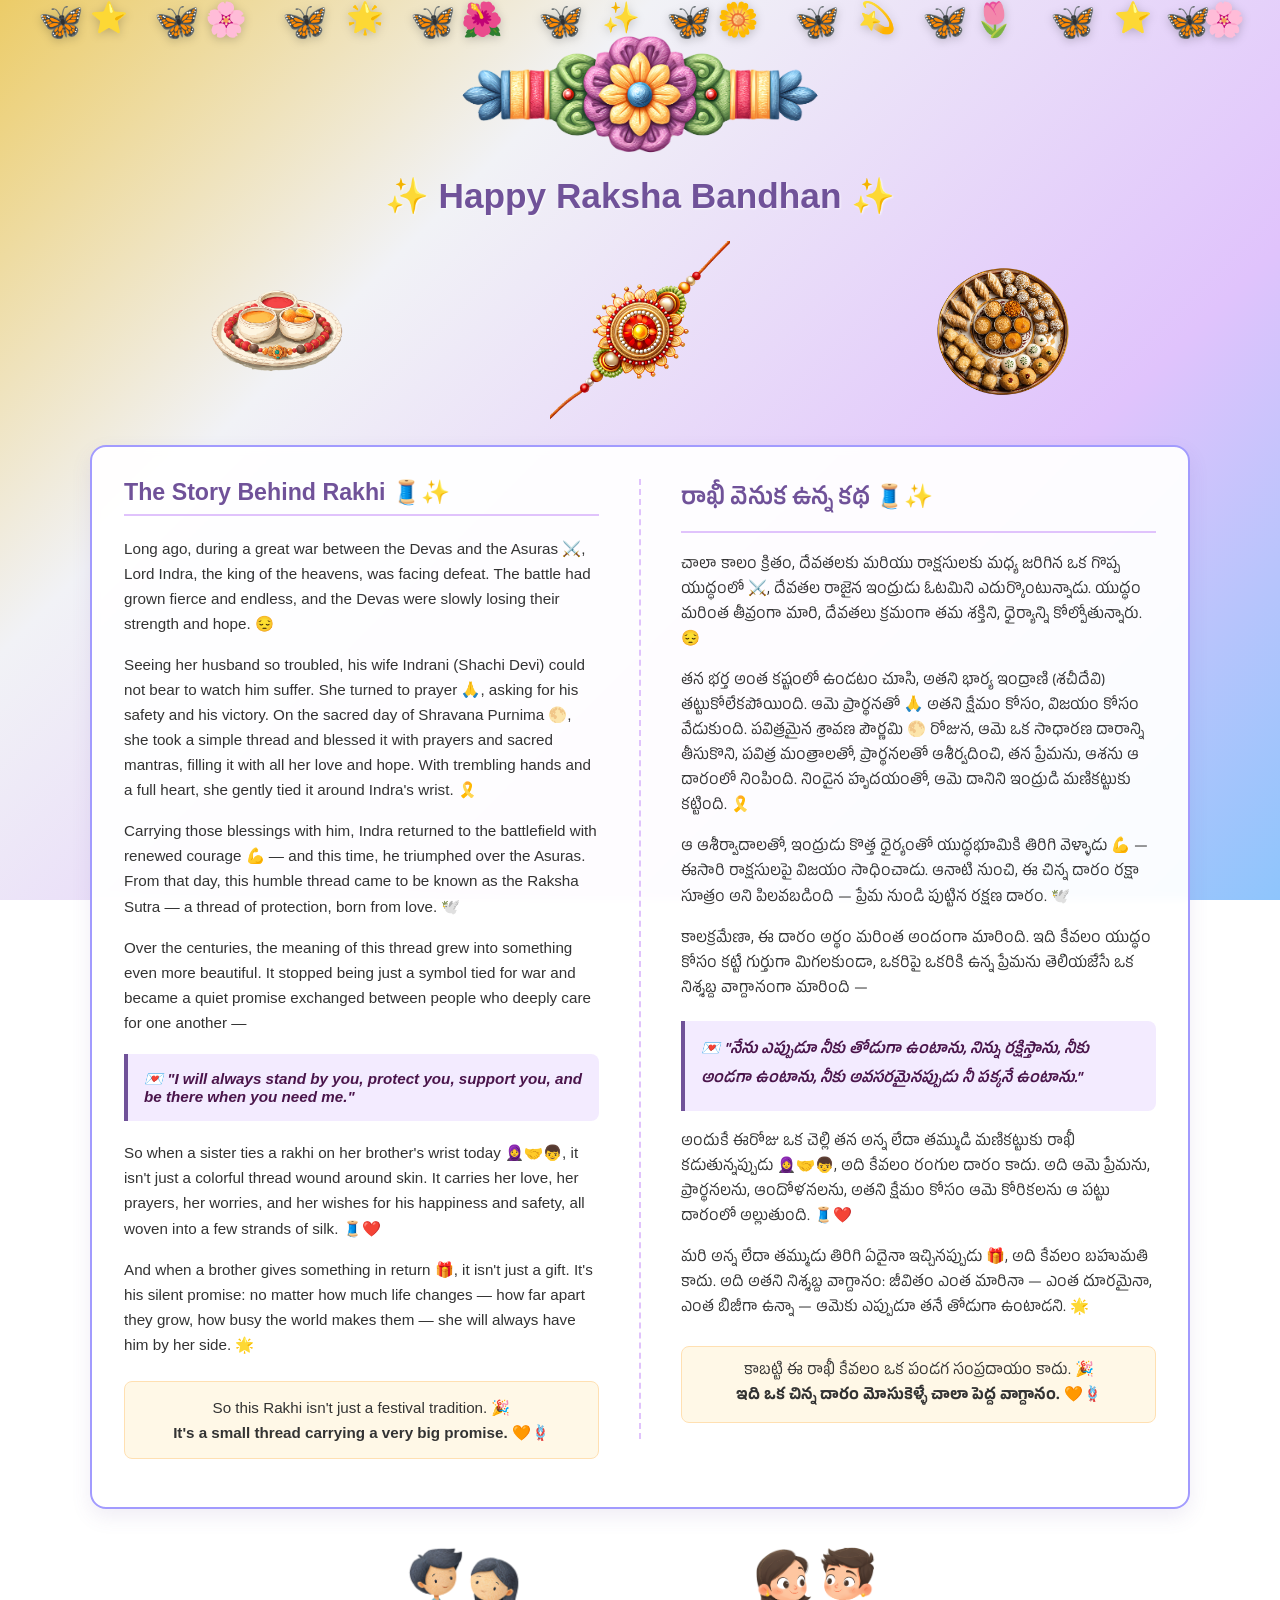
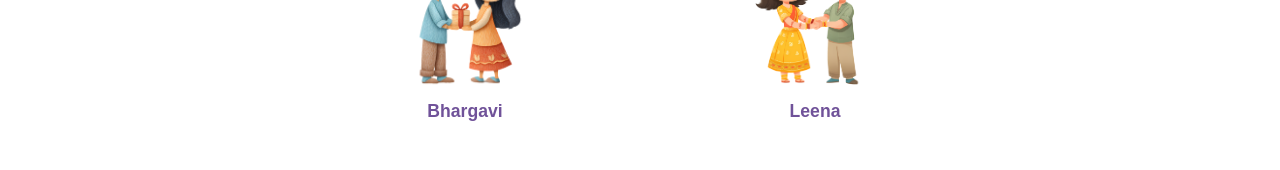
<file: index.html>
<!DOCTYPE html>
<html lang="en">
<head>
    <meta charset="UTF-8">
    <meta name="viewport" content="width=device-width, initial-scale=1.0">
    <title>Happy Raksha Bandhan</title>
    <link rel="stylesheet" href="style.css">
    
    <!-- Google Fonts -->
    <link rel="preconnect" href="https://fonts.googleapis.com">
    <link rel="preconnect" href="https://fonts.gstatic.com" crossorigin>
    <link href="https://fonts.googleapis.com/css2?family=Anek+Telugu:wght@300;400;600&family=Merriweather:ital,wght@0,300;0,400;0,700;1,400&display=swap" rel="stylesheet">

    <style>
        /* Telugu Font Style */
        .telugu-column {
            font-family: 'Anek Telugu', sans-serif;
            font-weight: 400;
            line-height: 1.9;
            font-size: 1.1rem;
            color: #2d3748;
        }

        .telugu-column h2 {
            font-family: 'Anek Telugu', sans-serif;
            font-weight: 600;
        }
    </style>
</head>
<body>

    <!-- Floating Butterflies Animation -->
    <div class="butterfly-container">
        <span class="butterfly">🦋</span>
        <span class="butterfly">🦋</span>
        <span class="butterfly">🦋</span>
        <span class="butterfly">🦋</span>
        <span class="butterfly">🦋</span>
        <span class="butterfly">🦋</span>
        <span class="butterfly">🦋</span>
        <span class="butterfly">🦋</span>
        <span class="butterfly">🦋</span>
        <span class="butterfly">🦋</span>
        <span class="star">⭐</span>
        <span class="star">🌟</span>
        <span class="star">✨</span>
        <span class="star">💫</span>
        <span class="star">⭐</span>
        <span class="flower">🌸</span>
        <span class="flower">🌺</span>
        <span class="flower">🌼</span>
        <span class="flower">🌷</span>
        <span class="flower">🌸</span>
    </div>

    <div class="main-content">
        
        <!-- Top Header Banner -->
        <div class="top-banner-container">
            <img src="images/7.png" alt="Toranalu Banner" class="top-toran">
            <h1>✨ Happy Raksha Bandhan ✨</h1>
        </div>

        <!-- Horizontal Row of Decorative Images Outside Story Card -->
        <div class="images-row">
            <img src="images/3.png" alt="Puja Thali" class="row-img">
            <img src="images/4.png" alt="Rakhi" class="row-img center-rakhi-img">
            <img src="images/6.png" alt="Sweets Plate" class="row-img">
        </div>

        <!-- Side-by-Side Dual Language Story Card -->
        <div class="card">
            <div class="bilingual-grid">
                
                <!-- English Version (Left Column) -->
                <div class="story-column">
                    <h2>The Story Behind Rakhi 🧵✨</h2>
                    <p>Long ago, during a great war between the Devas and the Asuras ⚔️, Lord Indra, the king of the heavens, was facing defeat. The battle had grown fierce and endless, and the Devas were slowly losing their strength and hope. 😔</p>
                    <p>Seeing her husband so troubled, his wife Indrani (Shachi Devi) could not bear to watch him suffer. She turned to prayer 🙏, asking for his safety and his victory. On the sacred day of Shravana Purnima 🌕, she took a simple thread and blessed it with prayers and sacred mantras, filling it with all her love and hope. With trembling hands and a full heart, she gently tied it around Indra's wrist. 🎗️</p>
                    <p>Carrying those blessings with him, Indra returned to the battlefield with renewed courage 💪 — and this time, he triumphed over the Asuras. From that day, this humble thread came to be known as the Raksha Sutra — a thread of protection, born from love. 🕊️</p>
                    <p>Over the centuries, the meaning of this thread grew into something even more beautiful. It stopped being just a symbol tied for war and became a quiet promise exchanged between people who deeply care for one another —</p>
                    
                    <div class="promise-box">
                        💌 "I will always stand by you, protect you, support you, and be there when you need me."
                    </div>

                    <p>So when a sister ties a rakhi on her brother's wrist today 🧕🤝👦, it isn't just a colorful thread wound around skin. It carries her love, her prayers, her worries, and her wishes for his happiness and safety, all woven into a few strands of silk. 🧵❤️</p>
                    <p>And when a brother gives something in return 🎁, it isn't just a gift. It's his silent promise: no matter how much life changes — how far apart they grow, how busy the world makes them — she will always have him by her side. 🌟</p>
                    
                    <p class="story-highlight">So this Rakhi isn't just a festival tradition. 🎉<br><strong>It's a small thread carrying a very big promise. 🧡🪢</strong></p>
                </div>

                <!-- Telugu Version (Right Column with Anek Telugu Font) -->
                <div class="story-column telugu-column">
                    <h2>రాఖీ వెనుక ఉన్న కథ 🧵✨</h2>
                    <p>చాలా కాలం క్రితం, దేవతలకు మరియు రాక్షసులకు మధ్య జరిగిన ఒక గొప్ప యుద్ధంలో ⚔️, దేవతల రాజైన ఇంద్రుడు ఓటమిని ఎదుర్కొంటున్నాడు. యుద్ధం మరింత తీవ్రంగా మారి, దేవతలు క్రమంగా తమ శక్తిని, ధైర్యాన్ని కోల్పోతున్నారు. 😔</p>
                    <p>తన భర్త అంత కష్టంలో ఉండటం చూసి, అతని భార్య ఇంద్రాణి (శచీదేవి) తట్టుకోలేకపోయింది. ఆమె ప్రార్థనతో 🙏 అతని క్షేమం కోసం, విజయం కోసం వేడుకుంది. పవిత్రమైన శ్రావణ పౌర్ణమి 🌕 రోజున, ఆమె ఒక సాధారణ దారాన్ని తీసుకొని, పవిత్ర మంత్రాలతో, ప్రార్థనలతో ఆశీర్వదించి, తన ప్రేమను, ఆశను ఆ దారంలో నింపింది. నిండైన హృదయంతో, ఆమె దానిని ఇంద్రుడి మణికట్టుకు కట్టింది. 🎗️</p>
                    <p>ఆ ఆశీర్వాదాలతో, ఇంద్రుడు కొత్త ధైర్యంతో యుద్ధభూమికి తిరిగి వెళ్ళాడు 💪 — ఈసారి రాక్షసులపై విజయం సాధించాడు. ఆనాటి నుంచి, ఈ చిన్న దారం రక్షా సూత్రం అని పిలవబడింది — ప్రేమ నుండి పుట్టిన రక్షణ దారం. 🕊️</p>
                    <p>కాలక్రమేణా, ఈ దారం అర్థం మరింత అందంగా మారింది. ఇది కేవలం యుద్ధం కోసం కట్టే గుర్తుగా మిగలకుండా, ఒకరిపై ఒకరికి ఉన్న ప్రేమను తెలియజేసే ఒక నిశ్శబ్ద వాగ్దానంగా మారింది —</p>
                    
                    <div class="promise-box">
                        💌 "నేను ఎప్పుడూ నీకు తోడుగా ఉంటాను, నిన్ను రక్షిస్తాను, నీకు అండగా ఉంటాను, నీకు అవసరమైనప్పుడు నీ పక్కనే ఉంటాను."
                    </div>

                    <p>అందుకే ఈరోజు ఒక చెల్లి తన అన్న లేదా తమ్ముడి మణికట్టుకు రాఖీ కడుతున్నప్పుడు 🧕🤝👦, అది కేవలం రంగుల దారం కాదు. అది ఆమె ప్రేమను, ప్రార్థనలను, ఆందోళనలను, అతని క్షేమం కోసం ఆమె కోరికలను ఆ పట్టు దారంలో అల్లుతుంది. 🧵❤️</p>
                    <p>మరి అన్న లేదా తమ్ముడు తిరిగి ఏదైనా ఇచ్చినప్పుడు 🎁, అది కేవలం బహుమతి కాదు. అది అతని నిశ్శబ్ద వాగ్దానం: జీవితం ఎంత మారినా — ఎంత దూరమైనా, ఎంత బిజీగా ఉన్నా — ఆమెకు ఎప్పుడూ తనే తోడుగా ఉంటాడని. 🌟</p>
                    
                    <p class="story-highlight">కాబట్టి ఈ రాఖీ కేవలం ఒక పండగ సంప్రదాయం కాదు. 🎉<br><strong>ఇది ఒక చిన్న దారం మోసుకెళ్ళే చాలా పెద్ద వాగ్దానం. 🧡🪢</strong></p>
                </div>

            </div>
        </div>

        <!-- Sister Navigation Links -->
        <div class="sister-links-container">
            <div class="sister-links">
                <a href="Bhargavi.html" class="sister-item">
                    <img src="images/1.png" alt="Bhargavi">
                    <span>Bhargavi</span>
                </a>
                <a href="Leena.html" class="sister-item">
                    <img src="images/2.png" alt="Leena">
                    <span>Leena</span>
                </a>
            </div>
        </div>

    </div>

</body>
</html>
</file>
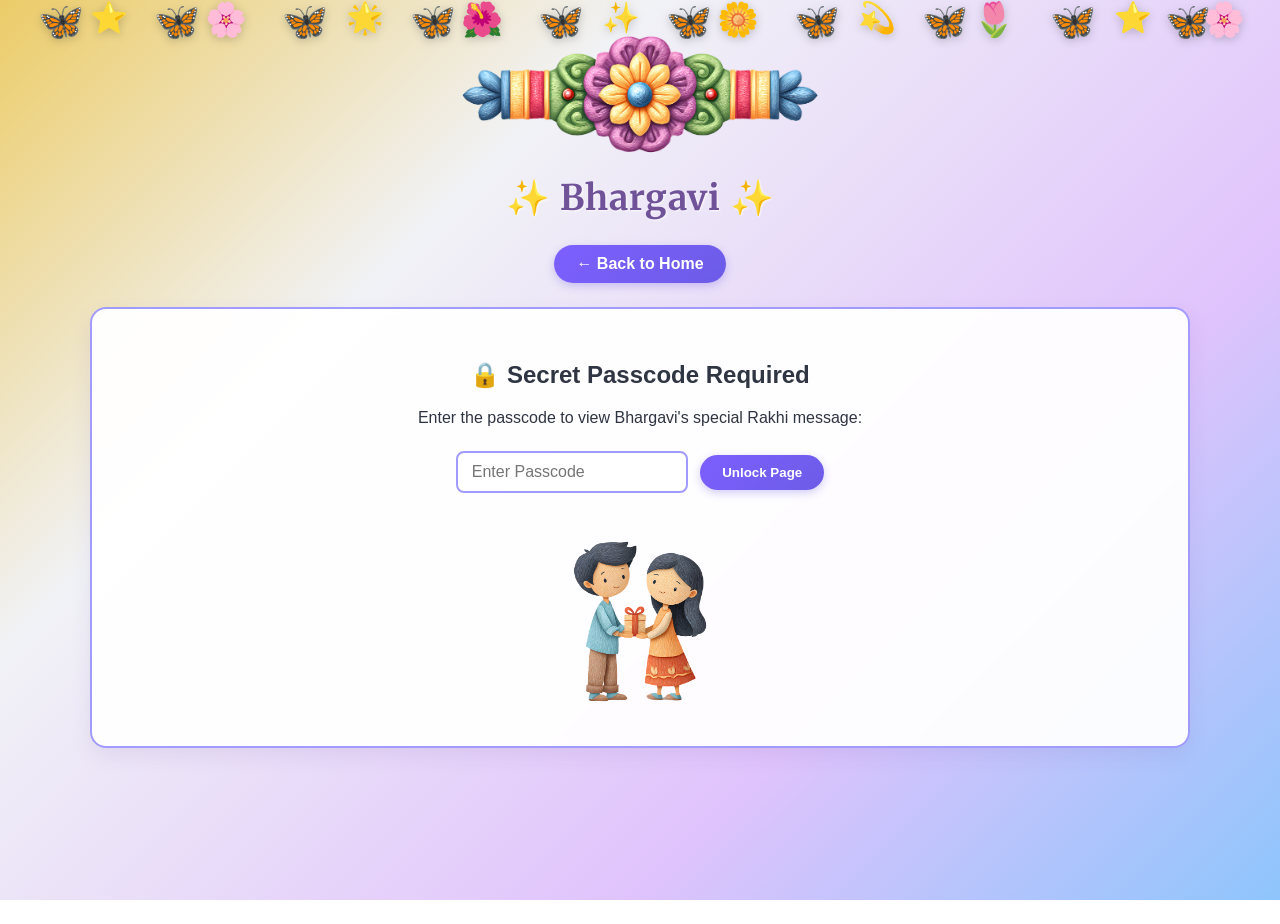
<file: Bhargavi.html>
<!DOCTYPE html>
<html lang="en">
<head>
    <meta charset="UTF-8">
    <meta name="viewport" content="width=device-width, initial-scale=1.0">
    <title>Bhargavi - Happy Raksha Bandhan</title>
    <link rel="stylesheet" href="style.css">
    
    <!-- Google Fonts -->
    <link rel="preconnect" href="https://fonts.googleapis.com">
    <link rel="preconnect" href="https://fonts.gstatic.com" crossorigin>
    <link href="https://fonts.googleapis.com/css2?family=Anek+Telugu:wght@300;400;600&family=Merriweather:ital,wght@0,300;0,400;0,700;1,400&display=swap" rel="stylesheet">

    <style>
        .lang-toggle-container {
            display: flex;
            justify-content: flex-end;
            margin-bottom: 20px;
        }
        
        .translate-btn {
            background: linear-gradient(135deg, #ff7e5f, #feb47b);
            color: white;
            border: none;
            padding: 10px 24px;
            border-radius: 25px;
            font-size: 1rem;
            font-weight: bold;
            cursor: pointer;
            box-shadow: 0 4px 10px rgba(255, 126, 95, 0.4);
            transition: all 0.3s ease;
            font-family: 'Segoe UI', sans-serif;
        }
        
        .translate-btn:hover {
            transform: translateY(-2px) scale(1.03);
            box-shadow: 0 6px 15px rgba(255, 126, 95, 0.6);
        }
        
        .hidden-content {
            display: none;
        }

        /* Message Box Formatting */
        .message-box {
            text-align: left;
            padding: 20px;
        }

        #englishMsg {
            font-family: 'Merriweather', serif;
            font-weight: 300;
            line-height: 1.85;
            font-size: 1.05rem;
            color: #2d3748;
        }

        #teluguMsg {
            font-family: 'Anek Telugu', sans-serif;
            font-weight: 400;
            line-height: 1.9;
            font-size: 1.1rem;
            color: #2d3748;
        }

        .message-box p {
            margin-bottom: 1.2rem;
        }

        /* Inline Floated Image Cards */
        .img-float-left {
            float: left;
            margin: 8px 20px 15px 0;
            max-width: 180px;
            padding: 6px;
            background: #ffffff;
            border: 3px solid #f472b6;
            border-radius: 12px;
            box-shadow: 0 6px 15px rgba(0, 0, 0, 0.1);
            transition: transform 0.3s ease;
        }

        .img-float-right {
            float: right;
            margin: 8px 0 15px 20px;
            max-width: 200px;
            padding: 6px;
            background: #ffffff;
            border: 3px solid #f472b6;
            border-radius: 12px;
            box-shadow: 0 6px 15px rgba(0, 0, 0, 0.1);
            transition: transform 0.3s ease;
        }

        .img-float-left:hover, .img-float-right:hover {
            transform: scale(1.04);
            border-color: #d946ef;
        }

        .inline-img {
            width: 100%;
            height: auto;
            display: block;
            border-radius: 8px;
        }

        /* Bottom Section Wish Area */
        .bottom-wish-section {
            display: flex;
            align-items: center;
            justify-content: space-between;
            gap: 20px;
            margin-top: 25px;
            clear: both;
        }

        .bottom-wish-img {
            flex: 0 0 190px;
            padding: 6px;
            background: #ffffff;
            border: 3px solid #f472b6;
            border-radius: 12px;
            box-shadow: 0 6px 15px rgba(0, 0, 0, 0.1);
            transition: transform 0.3s ease;
        }

        .bottom-wish-img:hover {
            transform: scale(1.04);
            border-color: #d946ef;
        }

        .bottom-wish-text {
            flex: 1;
            text-align: center;
            font-weight: bold;
            color: #e67e22;
            font-size: 1.15rem;
            line-height: 1.6;
            padding: 0 10px;
        }

        .clearfix::after {
            content: "";
            clear: both;
            display: table;
        }

        /* Quote Blocks */
        .quote-block {
            clear: both;
            background: linear-gradient(135deg, #fff0f5 0%, #fae8ff 100%);
            border-left: 5px solid #d946ef;
            padding: 14px 18px;
            margin: 18px 0;
            font-style: italic;
            border-radius: 0 12px 12px 0;
            color: #5a189a;
            font-weight: 500;
            box-shadow: 0 4px 10px rgba(217, 70, 239, 0.1);
        }

        .title-bhargavi {
            color: #d946ef;
            font-size: 2.5rem;
            font-weight: 800;
            text-shadow: 2px 2px 4px rgba(0, 0, 0, 0.1);
            font-family: 'Merriweather', serif;
            letter-spacing: 1px;
            animation: pulseGlow 3s infinite alternate;
        }

        @keyframes pulseGlow {
            0% { text-shadow: 0 0 5px rgba(217, 70, 239, 0.2); }
            100% { text-shadow: 0 0 15px rgba(217, 70, 239, 0.6); }
        }

        /* Lock Screen Animation */
        .fade-out {
            opacity: 0;
            transform: scale(0.95);
            transition: opacity 0.5s ease, transform 0.5s ease;
        }

        .fade-in-content {
            animation: slideUpFadeIn 0.8s ease forwards;
        }

        @keyframes slideUpFadeIn {
            0% {
                opacity: 0;
                transform: translateY(40px) scale(0.97);
            }
            100% {
                opacity: 1;
                transform: translateY(0) scale(1);
            }
        }
    </style>
</head>
<body>

    <!-- Floating Butterflies Animation -->
    <div class="butterfly-container">
        <span class="butterfly">🦋</span>
        <span class="butterfly">🦋</span>
        <span class="butterfly">🦋</span>
        <span class="butterfly">🦋</span>
        <span class="butterfly">🦋</span>
        <span class="butterfly">🦋</span>
        <span class="butterfly">🦋</span>
        <span class="butterfly">🦋</span>
        <span class="butterfly">🦋</span>
        <span class="butterfly">🦋</span>
        <span class="star">⭐</span>
        <span class="star">🌟</span>
        <span class="star">✨</span>
        <span class="star">💫</span>
        <span class="star">⭐</span>
        <span class="flower">🌸</span>
        <span class="flower">🌺</span>
        <span class="flower">🌼</span>
        <span class="flower">🌷</span>
        <span class="flower">🌸</span>
    </div>

    <div class="main-content">
        
        <!-- Top Header Banner -->
        <div class="top-banner-container">
            <img src="images/7.png" alt="Toranalu Banner" class="top-toran">
            <h1 class="title-bhargavi">✨ Bhargavi ✨</h1>
            <nav style="margin-top: 15px;">
                <a href="index.html" class="btn">← Back to Home</a>
            </nav>
        </div>

        <!-- Passcode Protection Screen -->
        <div id="lockScreen" class="card passcode-box">
            <h2>🔒 Secret Passcode Required</h2>
            <p>Enter the passcode to view Bhargavi's special Rakhi message:</p>
            <div style="margin: 1.5rem 0;">
                <input type="password" id="passInput" placeholder="Enter Passcode">
                <button class="btn" onclick="checkPasscode()">Unlock Page</button>
            </div>
            <p id="errorMsg" style="color: #e74c3c; display: none; font-weight: bold;">Incorrect passcode! Please try again.</p>
            
            <!-- Lock Screen Illustration -->
            <img src="images/1.png" alt="Bhargavi Illustration" style="max-width: 150px; height: auto; margin-top: 1rem;">
        </div>

        <!-- Protected Content -->
        <div id="secretContent" class="card protected-content" style="text-align: center; display: none;">
            
            <!-- Translation Toggle Button -->
            <div class="lang-toggle-container">
                <button class="translate-btn" id="langBtn" onclick="toggleLanguage()">Telugu</button>
            </div>

            <h2 style="font-family: 'Merriweather', serif; color: #d946ef; margin-bottom: 1.5rem;">💖 To My Dearest Sister, Bhargavi 💖</h2>

            <div class="promise-box message-box">
                
                <!-- English Version -->
                <div id="englishMsg" class="clearfix">
                    <p>Hi akka,</p>
                    
                    <div class="img-float-left">
                        <img src="images/Bhargavi/B3.png" alt="Childhood Memory" class="inline-img">
                    </div>

                    <p>I want us to celebrate Raksha Bandhan in this beautiful way every year, and I hope the bond we share remains just as special forever. No matter how many misunderstandings, fights, or moments of anger have come between us, I hope we can leave them behind, forgive one another, and continue being happy together.</p>
                    
                    <p>You have been an important part of my life since I was little. If I have ever irritated you, hurt you, spoken harshly, or caused you anger in any way, I am truly sorry, akka. I may not always express myself perfectly, but I genuinely wish you happiness, peace, good health, and success in everything you do.</p>
                    
                    <p>Wherever you are and whatever life brings your way, I will always wish the best for you.</p>

                    <div class="img-float-right">
                        <img src="images/Bhargavi/B2.png" alt="Brother & Sister" class="inline-img">
                    </div>

                    <p>If I do not call or message you sometimes, please do not think that I am ignoring you or that I am upset with you. I may simply be busy or caught up with something, but it does not mean that I have forgotten you or that anything is wrong between us.</p>
                    
                    <p>To me, Raksha Bandhan is not limited to a single day or a thread tied around the wrist. Whenever you tie a rakhi, it becomes a symbol of our bond, trust, and responsibility toward one another. It reminds me of the promise that I will always stand by you, support you, protect you, and be there whenever you need me—no matter where I am or how much time has passed.</p>

                    <div class="quote-block">
                        "A rakhi is not just a thread; it is a promise that distance, time, and misunderstandings can never break a brother-sister bond."
                    </div>

                    <div class="quote-block">
                        "Sisters may argue, scold, and annoy their brothers, but they will always have a special place in their family."
                    </div>

                    <div class="quote-block">
                        "The beauty of Raksha Bandhan is not in the rakhi itself, but in the memories and promises connected to it."
                    </div>

                    <p>Akka, our relationship may not always be perfect, but it is very precious to me. We may disagree, get angry, or stop talking for a while, but you will always be my sister, and I will always be your brother. I hope this Raksha Bandhan brings us closer, fills our hearts with happiness, and gives us many more beautiful memories to cherish together.</p>
                    
                    <div class="bottom-wish-section">
                        <div class="bottom-wish-img">
                            <img src="images/Bhargavi/B1.png" alt="Tying Rakhi" class="inline-img">
                        </div>
                        <div class="bottom-wish-text">
                            Happy Raksha Bandhan, akka. I will always respect you, support you, and stand by you. 🪢✨
                        </div>
                        <div class="bottom-wish-img">
                            <img src="images/Bhargavi/B4.png" alt="Blessings" class="inline-img">
                        </div>
                    </div>
                </div>

                <!-- Telugu Version -->
                <div id="teluguMsg" class="hidden-content clearfix">
                    <p>అక్కా,</p>

                    <div class="img-float-left">
                        <img src="images/Bhargavi/B3.png" alt="Childhood Memory" class="inline-img">
                    </div>

                    <p>ప్రతి సంవత్సరం రక్షాబంధన్‌కి ఇలాగే మనం కలిసి సంతోషంగా ఉండాలని కోరుకుంటున్నాను. మన మధ్య ఎప్పుడైనా గొడవలు జరిగినా, అపార్థాలు వచ్చినా, కోపాలు వచ్చినా వాటన్నింటినీ పక్కన పెట్టి, ఎప్పుడూ ఇలాగే సంతోషంగా ఉండాలని అనుకుంటున్నాను.</p>
                    
                    <p>నేను చిన్నప్పటి నుంచి నీకు ఎప్పుడైనా ఇబ్బంది కలిగించి ఉంటే, నిన్ను బాధపెట్టి ఉంటే లేదా కోపం తెప్పించి ఉంటే నన్ను క్షమించు అక్కా. చిన్నప్పుడు తెలియక చేసిన విషయాలు చాలా ఉండొచ్చు. నేను వాటిని అప్పట్లో పెద్దగా పట్టించుకోకపోయినా, ఇప్పుడు ఆలోచిస్తే నిన్ను ఎంత ఇబ్బంది పెట్టి ఉంటానో అనిపిస్తుంది.</p>
                    
                    <div class="img-float-right">
                        <img src="images/Bhargavi/B2.png" alt="Brother & Sister" class="inline-img">
                    </div>

                    <p>నేను కొన్ని సార్లు ఫోన్ చేయకపోవచ్చు, మెసేజ్ చేయకపోవచ్చు. దయచేసి దాన్ని తప్పుగా అర్థం చేసుకోకు. నేను ఏదైనా పనిలో బిజీగా ఉండొచ్చు, కానీ నిన్ను పట్టించుకోవడం లేదని లేదా నీ మీద కోపంగా ఉన్నానని మాత్రం అనుకోకు. మన మధ్య ఎలాంటి పరిస్థితి వచ్చినా నువ్వు నా అక్కవే, నేను నీ తమ్ముడినే.</p>
                    
                    <p>రాఖీ అంటే నాకు కేవలం చేతికి కట్టే ఒక దారం కాదు. అది మన ఇద్దరి మధ్య ఉన్న బంధాన్ని గుర్తు చేసే విషయం. రాఖీ పండుగ రోజునే కట్టాల్సిన అవసరం లేదు. నువ్వు ఎప్పుడు కట్టినా అది నాకు ప్రత్యేకమే. నువ్వు ఎక్కడ ఉన్నా, నీకు ఎప్పుడు నా అవసరం వచ్చినా, నా వల్లైనంత వరకు నీకు అండగా ఉంటాను.</p>

                    <div class="quote-block">
                        "రాఖీ ఒక దారం మాత్రమే కాదు అక్కా, తమ్ముడు ఎప్పుడూ అండగా ఉంటాడనే గుర్తు."
                    </div>

                    <div class="quote-block">
                        "మన మధ్య ఎన్ని గొడవలు జరిగినా, అక్కా-తమ్ముళ్ల బంధం మాత్రం ఎప్పటికీ అలాగే ఉంటుంది."
                    </div>

                    <div class="quote-block">
                        "రాఖీ కట్టే రోజు ఒక్కటే కాదు, మన బంధాన్ని గుర్తు చేసుకునే ప్రతి రోజు ప్రత్యేకమే."
                    </div>

                    <p>అక్కా, మనం కొన్నిసార్లు మాట్లాడుకోకపోవచ్చు, కోపంగా ఉండొచ్చు, కానీ నువ్వు నాకు ఎప్పటికీ ముఖ్యమైన వ్యక్తివే. నీకు ఎప్పుడూ మంచి జరగాలి, నువ్వు సంతోషంగా ఉండాలి అని కోరుకుంటున్నాను.</p>

                    <div class="bottom-wish-section">
                        <div class="bottom-wish-img">
                            <img src="images/Bhargavi/B1.png" alt="Tying Rakhi" class="inline-img">
                        </div>
                        <div class="bottom-wish-text">
                            రక్షా బంధన్ శుభాకాంక్షలు అక్కా 🪢
                        </div>
                        <div class="bottom-wish-img">
                            <img src="images/Bhargavi/B4.png" alt="Blessings" class="inline-img">
                        </div>
                    </div>
                </div>

            </div>

            <!-- Navigation Links -->
            <div style="margin-top: 2rem; border-top: 2px dashed #e0c3fc; padding-top: 1.5rem; clear: both;">
                <p style="font-weight: bold; color: var(--primary-purple, #6a1b9a);">Visit Other Sisters:</p>
                <div style="display: flex; justify-content: center; gap: 1rem;">
                    <a href="Leena.html" class="btn">Leena's Page</a>
                </div>
            </div>

        </div>

    </div>

    <script>
        function checkPasscode() {
            const correctPasscode = "Bha@1997";
            const userEntered = document.getElementById("passInput").value;
            const lockScreen = document.getElementById("lockScreen");
            const secretContent = document.getElementById("secretContent");
            const errorMsg = document.getElementById("errorMsg");

            if (userEntered === correctPasscode) {
                errorMsg.style.display = "none";
                
                lockScreen.classList.add("fade-out");
                
                setTimeout(() => {
                    lockScreen.style.display = "none";
                    secretContent.style.display = "block";
                    secretContent.classList.add("fade-in-content");
                }, 400);

            } else {
                errorMsg.style.display = "block";
            }
        }

        document.getElementById("passInput").addEventListener("keypress", function(event) {
            if (event.key === "Enter") {
                event.preventDefault();
                checkPasscode();
            }
        });

        function toggleLanguage() {
            const eng = document.getElementById("englishMsg");
            const tel = document.getElementById("teluguMsg");
            const btn = document.getElementById("langBtn");

            if (eng.classList.contains("hidden-content")) {
                eng.classList.remove("hidden-content");
                tel.classList.add("hidden-content");
                btn.textContent = "Telugu";
            } else {
                eng.classList.add("hidden-content");
                tel.classList.remove("hidden-content");
                btn.textContent = "English";
            }
        }
    </script>

</body>
</html>
</file>
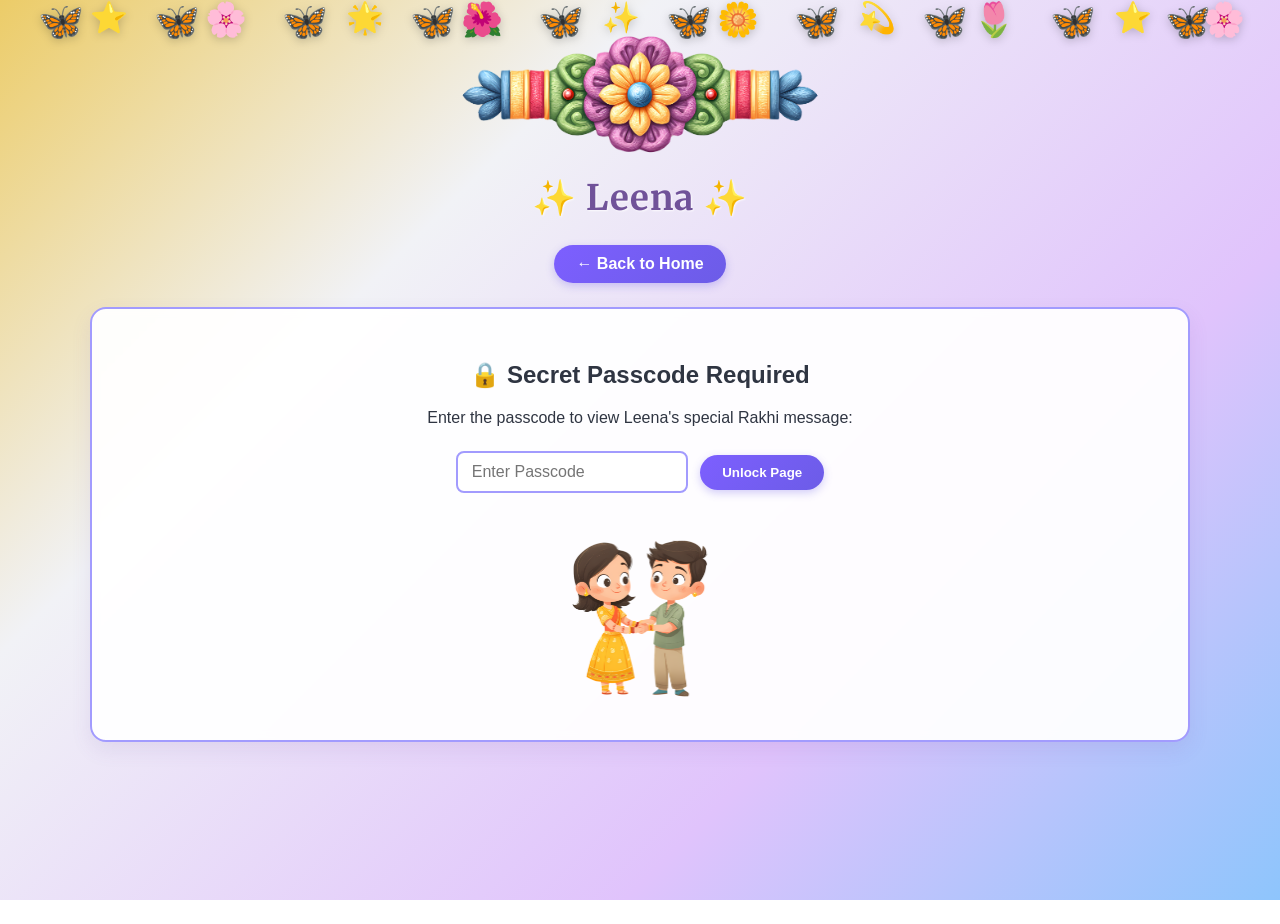
<file: Leena.html>
<!DOCTYPE html>
<html lang="en">
<head>
    <meta charset="UTF-8">
    <meta name="viewport" content="width=device-width, initial-scale=1.0">
    <title>Leena - Happy Raksha Bandhan</title>
    <link rel="stylesheet" href="style.css">
    
    <!-- Google Fonts -->
    <link rel="preconnect" href="https://fonts.googleapis.com">
    <link rel="preconnect" href="https://fonts.gstatic.com" crossorigin>
    <link href="https://fonts.googleapis.com/css2?family=Anek+Telugu:wght@300;400;600&family=Merriweather:ital,wght@0,300;0,400;0,700;1,400&display=swap" rel="stylesheet">

    <style>
        .lang-toggle-container {
            display: flex;
            justify-content: flex-end;
            margin-bottom: 20px;
        }
        
        .translate-btn {
            background: linear-gradient(135deg, #ff7e5f, #feb47b);
            color: white;
            border: none;
            padding: 10px 24px;
            border-radius: 25px;
            font-size: 1rem;
            font-weight: bold;
            cursor: pointer;
            box-shadow: 0 4px 10px rgba(255, 126, 95, 0.4);
            transition: all 0.3s ease;
            font-family: 'Segoe UI', sans-serif;
        }
        
        .translate-btn:hover {
            transform: translateY(-2px) scale(1.03);
            box-shadow: 0 6px 15px rgba(255, 126, 95, 0.6);
        }
        
        .hidden-content {
            display: none;
        }

        /* Message Box Formatting */
        .message-box {
            text-align: left;
            padding: 20px;
        }

        #englishMsg {
            font-family: 'Merriweather', serif;
            font-weight: 300;
            line-height: 1.85;
            font-size: 1.05rem;
            color: #2d3748;
        }

        #teluguMsg {
            font-family: 'Anek Telugu', sans-serif;
            font-weight: 400;
            line-height: 1.9;
            font-size: 1.1rem;
            color: #2d3748;
        }

        .message-box p {
            margin-bottom: 1.2rem;
        }

        /* Inline Floated Image Cards */
        .img-float-left {
            float: left;
            margin: 8px 20px 15px 0;
            max-width: 180px;
            padding: 6px;
            background: #ffffff;
            border: 3px solid #f472b6;
            border-radius: 12px;
            box-shadow: 0 6px 15px rgba(0, 0, 0, 0.1);
            transition: transform 0.3s ease;
        }

        .img-float-right {
            float: right;
            margin: 8px 0 15px 20px;
            max-width: 200px;
            padding: 6px;
            background: #ffffff;
            border: 3px solid #f472b6;
            border-radius: 12px;
            box-shadow: 0 6px 15px rgba(0, 0, 0, 0.1);
            transition: transform 0.3s ease;
        }

        .img-float-left:hover, .img-float-right:hover {
            transform: scale(1.04);
            border-color: #d946ef;
        }

        .inline-img {
            width: 100%;
            height: auto;
            display: block;
            border-radius: 8px;
        }

        /* Bottom Wish Section */
        .bottom-wish-section {
            display: flex;
            align-items: center;
            justify-content: space-between;
            gap: 20px;
            margin-top: 25px;
            clear: both;
        }

        .bottom-wish-img {
            flex: 0 0 190px;
            padding: 6px;
            background: #ffffff;
            border: 3px solid #f472b6;
            border-radius: 12px;
            box-shadow: 0 6px 15px rgba(0, 0, 0, 0.1);
            transition: transform 0.3s ease;
        }

        .bottom-wish-img:hover {
            transform: scale(1.04);
            border-color: #d946ef;
        }

        .bottom-wish-text {
            flex: 1;
            text-align: center;
            font-weight: bold;
            color: #e67e22;
            font-size: 1.15rem;
            line-height: 1.6;
            padding: 0 10px;
        }

        /* Clearfix */
        .clearfix::after {
            content: "";
            clear: both;
            display: table;
        }

        /* Quote Blocks */
        .quote-block {
            clear: both;
            background: linear-gradient(135deg, #fff0f5 0%, #fae8ff 100%);
            border-left: 5px solid #d946ef;
            padding: 14px 18px;
            margin: 18px 0;
            font-style: italic;
            border-radius: 0 12px 12px 0;
            color: #5a189a;
            font-weight: 500;
            box-shadow: 0 4px 10px rgba(217, 70, 239, 0.1);
        }

        /* Title Style */
        .title-leena {
            color: #d946ef;
            font-size: 2.5rem;
            font-weight: 800;
            text-shadow: 2px 2px 4px rgba(0, 0, 0, 0.1);
            font-family: 'Merriweather', serif;
            letter-spacing: 1px;
            animation: pulseGlow 3s infinite alternate;
        }

        @keyframes pulseGlow {
            0% { text-shadow: 0 0 5px rgba(217, 70, 239, 0.2); }
            100% { text-shadow: 0 0 15px rgba(217, 70, 239, 0.6); }
        }

        /* Lock Screen Animation */
        .fade-out {
            opacity: 0;
            transform: scale(0.95);
            transition: opacity 0.5s ease, transform 0.5s ease;
        }

        .fade-in-content {
            animation: slideUpFadeIn 0.8s ease forwards;
        }

        @keyframes slideUpFadeIn {
            0% {
                opacity: 0;
                transform: translateY(40px) scale(0.97);
            }
            100% {
                opacity: 1;
                transform: translateY(0) scale(1);
            }
        }
    </style>
</head>
<body>

    <!-- Floating Butterflies Animation -->
    <div class="butterfly-container">
        <span class="butterfly">🦋</span>
        <span class="butterfly">🦋</span>
        <span class="butterfly">🦋</span>
        <span class="butterfly">🦋</span>
        <span class="butterfly">🦋</span>
        <span class="butterfly">🦋</span>
        <span class="butterfly">🦋</span>
        <span class="butterfly">🦋</span>
        <span class="butterfly">🦋</span>
        <span class="butterfly">🦋</span>
        <span class="star">⭐</span>
        <span class="star">🌟</span>
        <span class="star">✨</span>
        <span class="star">💫</span>
        <span class="star">⭐</span>
        <span class="flower">🌸</span>
        <span class="flower">🌺</span>
        <span class="flower">🌼</span>
        <span class="flower">🌷</span>
        <span class="flower">🌸</span>
    </div>

    <div class="main-content">
        
        <!-- Top Header Banner -->
        <div class="top-banner-container">
            <img src="images/7.png" alt="Toranalu Banner" class="top-toran">
            <h1 class="title-leena">✨ Leena ✨</h1>
            <nav style="margin-top: 15px;">
                <a href="index.html" class="btn">← Back to Home</a>
            </nav>
        </div>

        <!-- Passcode Protection Screen -->
        <div id="lockScreen" class="card passcode-box">
            <h2>🔒 Secret Passcode Required</h2>
            <p>Enter the passcode to view Leena's special Rakhi message:</p>
            <div style="margin: 1.5rem 0;">
                <input type="password" id="passInput" placeholder="Enter Passcode">
                <button class="btn" onclick="checkPasscode()">Unlock Page</button>
            </div>
            <p id="errorMsg" style="color: #e74c3c; display: none; font-weight: bold;">Incorrect passcode! Please try again.</p>
            
            <!-- Lock Screen Illustration -->
            <img src="images/2.png" alt="Leena Illustration" style="max-width: 150px; height: auto; margin-top: 1rem;">
        </div>

        <!-- Protected Content -->
        <div id="secretContent" class="card protected-content" style="text-align: center; display: none;">
            
            <!-- Translation Toggle Button -->
            <div class="lang-toggle-container">
                <button class="translate-btn" id="langBtn" onclick="toggleLanguage()">Telugu</button>
            </div>

            <h2 style="font-family: 'Merriweather', serif; color: #d946ef; margin-bottom: 1.5rem;">💖 To My Dearest Sister, Leena 💖</h2>

            <!-- Storybook Layout Content -->
            <div class="promise-box message-box">
                
                <!-- English Version -->
                <div id="englishMsg" class="clearfix">
                    <p>Hi akka,</p>
                    
                    <!-- Image 1: Top Left -->
                    <div class="img-float-left">
                        <img src="images/Leena/L2.png" alt="Leena Memory" class="inline-img">
                    </div>

                    <p>I want us to celebrate Raksha Bandhan in this beautiful way every year, and I hope the bond we share remains just as special forever. No matter how many misunderstandings, fights, or moments of anger have come between us, I hope we can leave them behind, forgive one another, and continue being happy together.</p>
                    
                    <p>You have been an important part of my life since I was little. If I have ever irritated you, hurt you, spoken harshly, or caused you anger in any way, I am truly sorry, akka. I may not always express myself perfectly, but I genuinely wish you happiness, peace, good health, and success in everything you do.</p>
                    
                    <p>Wherever you are and whatever life brings your way, I will always wish the best for you.</p>

                    <!-- Image 2: Middle Right -->
                    <div class="img-float-right">
                        <img src="images/Leena/L1.jpeg" alt="Brother & Sister" class="inline-img">
                    </div>

                    <p>If I do not call or message you sometimes, please do not think that I am ignoring you or that I am upset with you. I may simply be busy or caught up with something, but it does not mean that I have forgotten you or that anything is wrong between us.</p>
                    
                    <p>To me, Raksha Bandhan is not limited to a single day or a thread tied around the wrist. Whenever you tie a rakhi, it becomes a symbol of our bond, trust, and responsibility toward one another. It reminds me of the promise that I will always stand by you, support you, protect you, and be there whenever you need me—no matter where I am or how much time has passed.</p>

                    <div class="quote-block">
                        "A rakhi is not just a thread; it is a promise that distance, time, and misunderstandings can never break a brother-sister bond."
                    </div>

                    <div class="quote-block">
                        "Sisters may argue, scold, and annoy their brothers, but they will always have a special place in their family."
                    </div>

                    <div class="quote-block">
                        "The beauty of Raksha Bandhan is not in the rakhi itself, but in the memories and promises connected to it."
                    </div>

                    <p>Akka, our relationship may not always be perfect, but it is very precious to me. We may disagree, get angry, or stop talking for a while, but you will always be my sister, and I will always be your brother. I hope this Raksha Bandhan brings us closer, fills our hearts with happiness, and gives us many more beautiful memories to cherish together.</p>
                    
                    <!-- Bottom Section: Image Left | Text Centered | Image Right -->
                    <div class="bottom-wish-section">
                        <div class="bottom-wish-img">
                            <img src="images/Leena/L3.png" alt="Tying Rakhi" class="inline-img">
                        </div>
                        <div class="bottom-wish-text">
                            Happy Raksha Bandhan, akka. I will always respect you, support you, and stand by you. 🪢✨
                        </div>
                        <div class="bottom-wish-img">
                            <img src="images/Leena/L4.png" alt="Blessings" class="inline-img">
                        </div>
                    </div>
                </div>

                <!-- Telugu Version -->
                <div id="teluguMsg" class="hidden-content clearfix">
                    <p>అక్కా,</p>

                    <!-- Image 1: Top Left -->
                    <div class="img-float-left">
                        <img src="images/Leena/L2.png" alt="Leena Memory" class="inline-img">
                    </div>

                    <p>ప్రతి సంవత్సరం రక్షాబంధన్‌కి ఇలాగే మనం కలిసి సంతోషంగా ఉండాలని కోరుకుంటున్నాను. మన మధ్య ఎప్పుడైనా గొడవలు జరిగినా, అపార్థాలు వచ్చినా, కోపాలు వచ్చినా వాటన్నింటినీ పక్కన పెట్టి, ఎప్పుడూ ఇలాగే సంతోషంగా ఉండాలని అనుకుంటున్నాను.</p>
                    
                    <p>నేను చిన్నప్పటి నుంచి నీకు ఎప్పుడైనా ఇబ్బంది కలిగించి ఉంటే, నిన్ను బాధపెట్టి ఉంటే లేదా కోపం తెప్పించి ఉంటే నన్ను క్షమించు అక్కా. చిన్నప్పుడు తెలియక చేసిన విషయాలు చాలా ఉండొచ్చు. నేను వాటిని అప్పట్లో పెద్దగా పట్టించుకోకపోయినా, ఇప్పుడు ఆలోచిస్తే నిన్ను ఎంత ఇబ్బంది పెట్టి ఉంటానో అనిపిస్తుంది.</p>
                    
                    <!-- Image 2: Middle Right -->
                    <div class="img-float-right">
                        <img src="images/Leena/L1.jpeg" alt="Brother & Sister" class="inline-img">
                    </div>

                    <p>నేను కొన్ని సార్లు ఫోన్ చేయకపోవచ్చు, మెసేజ్ చేయకపోవచ్చు. దయచేసి దాన్ని తప్పుగా అర్థం చేసుకోకు. నేను ఏదైనా పనిలో బిజీగా ఉండొచ్చు, కానీ నిన్ను పట్టించుకోవడం లేదని లేదా నీ మీద కోపంగా ఉన్నానని మాత్రం అనుకోకు. మన మధ్య ఎలాంటి పరిస్థితి వచ్చినా నువ్వు నా అక్కవే, నేను నీ తమ్ముడినే.</p>
                    
                    <p>రాఖీ అంటే నాకు కేవలం చేతికి కట్టే ఒక దారం కాదు. అది మన ఇద్దరి మధ్య ఉన్న బంధాన్ని గుర్తు చేసే విషయం. రాఖీ పండుగ రోజునే కట్టాల్సిన అవసరం లేదు. నువ్వు ఎప్పుడు కట్టినా అది నాకు ప్రత్యేకమే. నువ్వు ఎక్కడ ఉన్నా, నీకు ఎప్పుడు నా అవసరం వచ్చినా, నా వల్లైనంత వరకు నీకు అండగా ఉంటాను.</p>

                    <div class="quote-block">
                        "రాఖీ ఒక దారం మాత్రమే కాదు అక్కా, తమ్ముడు ఎప్పుడూ అండగా ఉంటాడనే గుర్తు."
                    </div>

                    <div class="quote-block">
                        "మన మధ్య ఎన్ని గొడవలు జరిగినా, అక్కా-తమ్ముళ్ల బంధం మాత్రం ఎప్పటికీ అలాగే ఉంటుంది."
                    </div>

                    <div class="quote-block">
                        "రాఖీ కట్టే రోజు ఒక్కటే కాదు, మన బంధాన్ని గుర్తు చేసుకునే ప్రతి రోజు ప్రత్యేకమే."
                    </div>

                    <p>అక్కా, మనం కొన్నిసార్లు మాట్లాడుకోకపోవచ్చు, కోపంగా ఉండొచ్చు, కానీ నువ్వు నాకు ఎప్పటికీ ముఖ్యమైన వ్యక్తివే. నీకు ఎప్పుడూ మంచి జరగాలి, నువ్వు సంతోషంగా ఉండాలి అని కోరుకుంటున్నాను.</p>

                    <!-- Bottom Section: Image Left | Text Centered | Image Right -->
                    <div class="bottom-wish-section">
                        <div class="bottom-wish-img">
                            <img src="images/Leena/L3.png" alt="Tying Rakhi" class="inline-img">
                        </div>
                        <div class="bottom-wish-text">
                            రక్షా బంధన్ శుభాకాంక్షలు అక్కా 🪢
                        </div>
                        <div class="bottom-wish-img">
                            <img src="images/Leena/L4.png" alt="Blessings" class="inline-img">
                        </div>
                    </div>
                </div>

            </div>

            <!-- Quick Navigation -->
            <div style="margin-top: 2rem; border-top: 2px dashed #e0c3fc; padding-top: 1.5rem; clear: both;">
                <p style="font-weight: bold; color: var(--primary-purple, #6a1b9a);">Visit Other Sisters:</p>
                <div style="display: flex; justify-content: center; gap: 1rem;">
                    <a href="Bhargavi.html" class="btn">Bhargavi's Page</a>
                </div>
            </div>

        </div>

    </div>

    <!-- Scripts -->
    <script>
        function checkPasscode() {
            // Password set to Lee#2000
            const correctPasscode = "Lee#2000";
            const userEntered = document.getElementById("passInput").value;
            const lockScreen = document.getElementById("lockScreen");
            const secretContent = document.getElementById("secretContent");
            const errorMsg = document.getElementById("errorMsg");

            if (userEntered === correctPasscode) {
                errorMsg.style.display = "none";
                
                lockScreen.classList.add("fade-out");
                
                setTimeout(() => {
                    lockScreen.style.display = "none";
                    secretContent.style.display = "block";
                    secretContent.classList.add("fade-in-content");
                }, 400);

            } else {
                errorMsg.style.display = "block";
            }
        }

        // Enable ENTER key submission
        document.getElementById("passInput").addEventListener("keypress", function(event) {
            if (event.key === "Enter") {
                event.preventDefault();
                checkPasscode();
            }
        });

        function toggleLanguage() {
            const eng = document.getElementById("englishMsg");
            const tel = document.getElementById("teluguMsg");
            const btn = document.getElementById("langBtn");

            if (eng.classList.contains("hidden-content")) {
                eng.classList.remove("hidden-content");
                tel.classList.add("hidden-content");
                btn.textContent = "Telugu";
            } else {
                eng.classList.add("hidden-content");
                tel.classList.remove("hidden-content");
                btn.textContent = "English";
            }
        }
    </script>

</body>
</html>
</file>
<file: style.css>
:root {
    --primary-purple: #705299;
    --accent-blue: #70a1ff;
    --text-color: #2f3542;
    --card-border: #a29bfe;
}

body {
    font-family: 'Segoe UI', Tahoma, Geneva, Verdana, sans-serif;
    color: var(--text-color);
    margin: 0;
    padding: 0;
    min-height: 100vh;
    background: linear-gradient(135deg, #eccc68 0%, #f1f2f6 30%, #e0c3fc 70%, #8ec5fc 100%);
    background-attachment: fixed;
    position: relative;
    overflow-x: hidden;
}


/* Main Container */
.main-content {
    max-width: 1100px;
    margin: 1.5rem auto;
    padding: 0 1.5rem;
}

/* Header Banner Layout */
.top-banner-container {
    text-align: center;
    margin-bottom: 1.5rem;
}

.top-toran {
    max-width: 380px;
    width: 100%;
    height: auto;
    display: block;
    margin: 0 auto 10px auto;
}

header h1, .top-banner-container h1 {
    margin: 0;
    font-size: 2.2rem;
    color: var(--primary-purple);
    text-align: center;
    font-weight: bold;
    text-shadow: 1px 1px 2px rgba(255, 255, 255, 0.8);
}

nav a {
    color: #ffffff;
    text-decoration: none;
    font-weight: 600;
    padding: 6px 16px;
    background: rgba(108, 92, 231, 0.85);
    border-radius: 20px;
    display: inline-block;
    margin-top: 10px;
    transition: all 0.3s ease;
}

nav a:hover {
    background: #00cec9;
}

/* Horizontal Images Row Outside the Story Card */
.images-row {
    display: flex;
    justify-content: space-around;
    align-items: center;
    margin-bottom: 1.5rem;
    padding: 0 1rem;
}

.row-img {
    width: 140px;
    height: 140px;
    object-fit: contain;
}

.center-rakhi-img {
    width: 180px;
    height: 180px;
}

/* Story Box Container */
.card {
    background: rgba(255, 255, 255, 0.94);
    border: 2px solid var(--card-border);
    border-radius: 16px;
    padding: 2rem;
    margin-bottom: 2rem;
    box-shadow: 0 8px 20px rgba(112, 82, 153, 0.1);
    backdrop-filter: blur(4px);
}

/* Dual Column Story Layout */
.bilingual-grid {
    display: flex;
    gap: 2.5rem;
    align-items: flex-start;
}

.story-column {
    flex: 1;
}

.telugu-column {
    border-left: 2px dashed #e0c3fc;
    padding-left: 2.5rem;
}

.story-column h2 {
    color: var(--primary-purple);
    margin-top: 0;
    font-size: 1.45rem;
    border-bottom: 2px solid #e0c3fc;
    padding-bottom: 8px;
}

.story-column p {
    font-size: 0.95rem;
    line-height: 1.65;
    color: #333333;
    margin-bottom: 1rem;
}

.promise-box {
    background: #f3ebff;
    border-left: 4px solid var(--primary-purple);
    padding: 1rem;
    font-style: italic;
    font-weight: 600;
    color: #4a154b;
    border-radius: 0 8px 8px 0;
    margin: 1.2rem 0;
    font-size: 0.95rem;
}

.story-highlight {
    background: #fff8e7;
    border: 1px solid #ffe0b2;
    padding: 0.8rem 1rem;
    border-radius: 8px;
    text-align: center;
    margin-top: 1.5rem;
}

/* Sister Navigation Links */
.sister-links-container {
    text-align: center;
    margin-top: 2rem;
    margin-bottom: 3rem;
}

.sister-links {
    display: flex;
    justify-content: space-around;
    align-items: center;
    max-width: 700px;
    margin: 0 auto;
}

.sister-item {
    display: flex;
    flex-direction: column;
    align-items: center;
    gap: 10px;
    text-decoration: none;
    color: var(--primary-purple);
    font-weight: 700;
    font-size: 1.1rem;
    transition: transform 0.2s ease;
}

.sister-item img {
    width: 140px;
    height: 150px;
    object-fit: contain;
    transition: transform 0.2s ease;
}

.sister-item:hover {
    transform: translateY(-5px);
}

.sister-img {
    max-width: 100%;
    height: auto;
    max-height: 350px;
    border-radius: 12px;
    border: 3px solid #6c5ce7;
    display: block;
    margin: 1.5rem auto;
    box-shadow: 0 6px 15px rgba(0,0,0,0.15);
}

.message-box {
    background-color: rgba(255, 255, 255, 0.85);
    border-left: 5px solid #6c5ce7;
    padding: 1.2rem;
    font-style: italic;
    font-size: 1.05rem;
    margin-top: 1rem;
    border-radius: 0 10px 10px 0;
}

.protected-content {
    display: none;
}

.passcode-box {
    text-align: center;
    padding: 2rem;
}

input[type="password"] {
    padding: 10px 14px;
    font-size: 1rem;
    border: 2px solid #a29bfe;
    border-radius: 8px;
    margin-right: 8px;
    outline: none;
}

input[type="password"]:focus {
    border-color: #6c5ce7;
}

.btn {
    background: linear-gradient(135deg, #7d5fff, #6c5ce7);
    color: #ffffff;
    padding: 10px 22px;
    border: none;
    border-radius: 20px;
    text-decoration: none;
    font-weight: bold;
    display: inline-block;
    cursor: pointer;
    box-shadow: 0 3px 8px rgba(108, 92, 231, 0.3);
    transition: transform 0.2s ease;
}

.btn:hover {
    transform: translateY(-2px);
}

/* -------------------------------------------------------------
   ANIMATED PARTICLES: BUTTERFLIES, STARS & FLOWERS IN MOTION
---------------------------------------------------------------- */

/* Container Setup */
.butterfly-container {
    position: fixed;
    top: 0;
    left: 0;
    width: 100vw;
    height: 100vh;
    pointer-events: none;
    z-index: 99;
    overflow: hidden;
}

/* Base style for elements */
.butterfly-container span {
    position: absolute;
    display: inline-block;
    filter: drop-shadow(0px 2px 5px rgba(0,0,0,0.2));
}

/* 🦋 Butterfly Specific Motion */
.butterfly-container .butterfly {
    font-size: 2.3rem;
    animation: flyUp 7s infinite linear, flapWings 0.28s infinite ease-in-out alternate;
}

/* ⭐ Star Specific Motion */
.butterfly-container .star {
    font-size: 1.9rem;
    animation: flyUp 9s infinite linear, twinkle 1s infinite ease-in-out alternate;
}

/* 🌸 Flower Specific Motion */
.butterfly-container .flower {
    font-size: 2.1rem;
    animation: flyUp 10s infinite linear, spin 5s infinite linear;
}

/* Individual Positions, Delays, and Speeds */
.butterfly-container span:nth-child(1)  { left: 3%;  animation-duration: 7s, 0.25s;  animation-delay: 0s, 0s; }
.butterfly-container span:nth-child(2)  { left: 12%; animation-duration: 9s, 0.35s;  animation-delay: 2s, 0.1s; }
.butterfly-container span:nth-child(3)  { left: 22%; animation-duration: 6.5s, 0.22s; animation-delay: 4s, 0.05s; }
.butterfly-container span:nth-child(4)  { left: 32%; animation-duration: 10s, 0.3s;   animation-delay: 1s, 0.15s; }
.butterfly-container span:nth-child(5)  { left: 42%; animation-duration: 8s, 0.28s;  animation-delay: 3s, 0.08s; }
.butterfly-container span:nth-child(6)  { left: 52%; animation-duration: 11s, 0.32s;  animation-delay: 0.5s, 0.12s; }
.butterfly-container span:nth-child(7)  { left: 62%; animation-duration: 7.5s, 0.24s; animation-delay: 2.5s, 0.02s; }
.butterfly-container span:nth-child(8)  { left: 72%; animation-duration: 9.5s, 0.33s; animation-delay: 1.5s, 0.07s; }
.butterfly-container span:nth-child(9)  { left: 82%; animation-duration: 6s, 0.21s;  animation-delay: 3.5s, 0.11s; }
.butterfly-container span:nth-child(10) { left: 91%; animation-duration: 8.5s, 0.29s; animation-delay: 0.8s, 0.04s; }

.butterfly-container span:nth-child(11) { left: 7%;  animation-duration: 11s, 1.5s;  animation-delay: 1s, 0s; }
.butterfly-container span:nth-child(12) { left: 27%; animation-duration: 13s, 1s;    animation-delay: 3s, 0.5s; }
.butterfly-container span:nth-child(13) { left: 47%; animation-duration: 9s, 1.8s;   animation-delay: 0s, 0.2s; }
.butterfly-container span:nth-child(14) { left: 67%; animation-duration: 12s, 1.2s;  animation-delay: 4s, 0.8s; }
.butterfly-container span:nth-child(15) { left: 87%; animation-duration: 10s, 1.4s;  animation-delay: 2s, 0.3s; }

.butterfly-container span:nth-child(16) { left: 16%; animation-duration: 14s, 5s;   animation-delay: 2s, 0s; }
.butterfly-container span:nth-child(17) { left: 36%; animation-duration: 11s, 7s;   animation-delay: 5s, 1s; }
.butterfly-container span:nth-child(18) { left: 56%; animation-duration: 15s, 6s;   animation-delay: 1s, 2s; }
.butterfly-container span:nth-child(19) { left: 76%; animation-duration: 10s, 8s;   animation-delay: 3s, 0.5s; }
.butterfly-container span:nth-child(20) { left: 94%; animation-duration: 12s, 5.5s; animation-delay: 0s, 1.5s; }

/* Motion Keyframes */
@keyframes flapWings {
    0% { transform: scaleX(1) rotate(-8deg); }
    100% { transform: scaleX(0.25) rotate(8deg); }
}

@keyframes twinkle {
    0% { opacity: 0.25; transform: scale(0.7) rotate(0deg); }
    100% { opacity: 1; transform: scale(1.5) rotate(20deg); }
}

@keyframes spin {
    0% { transform: rotate(0deg) scale(1); }
    50% { transform: rotate(180deg) scale(1.15); }
    100% { transform: rotate(360deg) scale(1); }
}

@keyframes flyUp {
    0% {
        top: 105vh;
        margin-left: 0px;
        opacity: 0;
    }
    12% {
        opacity: 1;
        margin-left: 30px;
    }
    30% {
        margin-left: -35px;
    }
    50% {
        margin-left: 35px;
    }
    70% {
        margin-left: -30px;
    }
    88% {
        opacity: 1;
        margin-left: 25px;
    }
    100% {
        top: -10vh;
        margin-left: 0px;
        opacity: 0;
    }
}

/* Mobile Responsiveness */
@media (max-width: 820px) {
    .bilingual-grid {
        flex-direction: column;
        gap: 1.5rem;
    }
    .telugu-column {
        border-left: none;
        border-top: 2px dashed #e0c3fc;
        padding-left: 0;
        padding-top: 1.5rem;
    }
}
</file>
